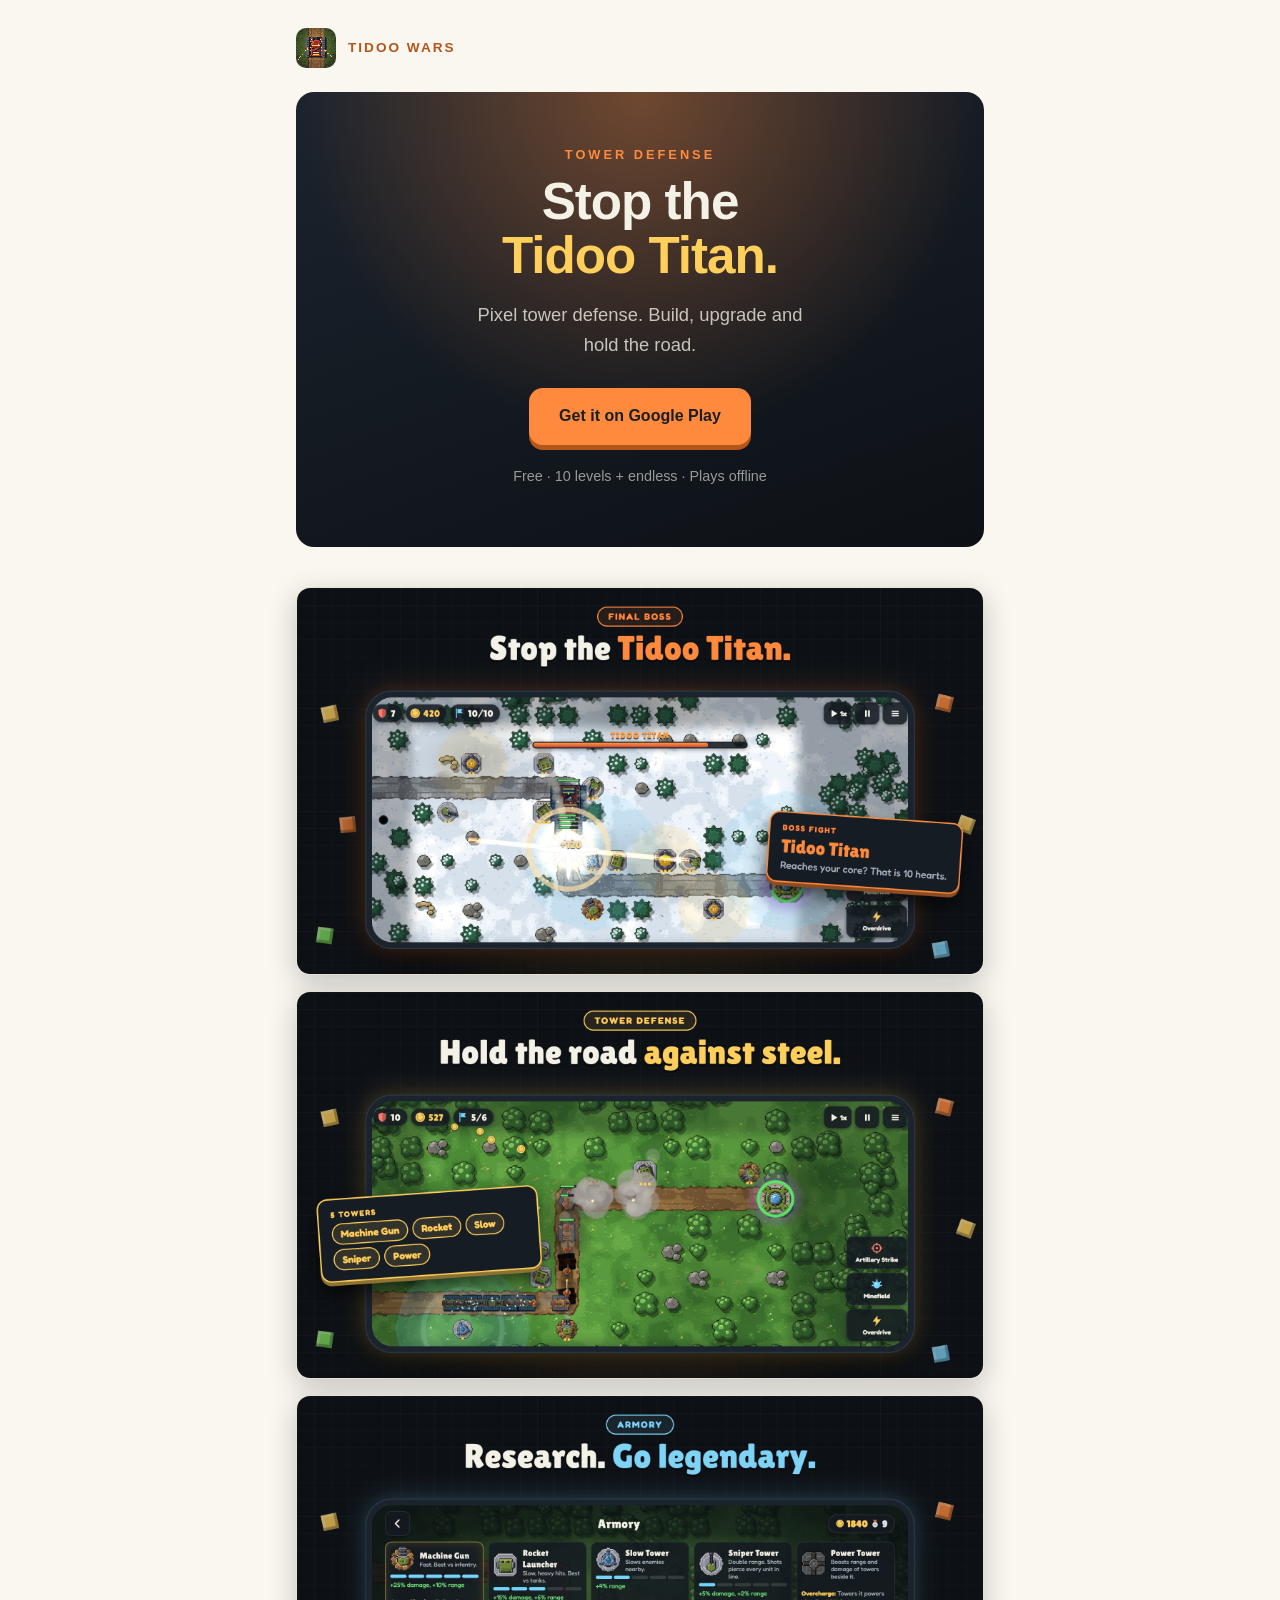
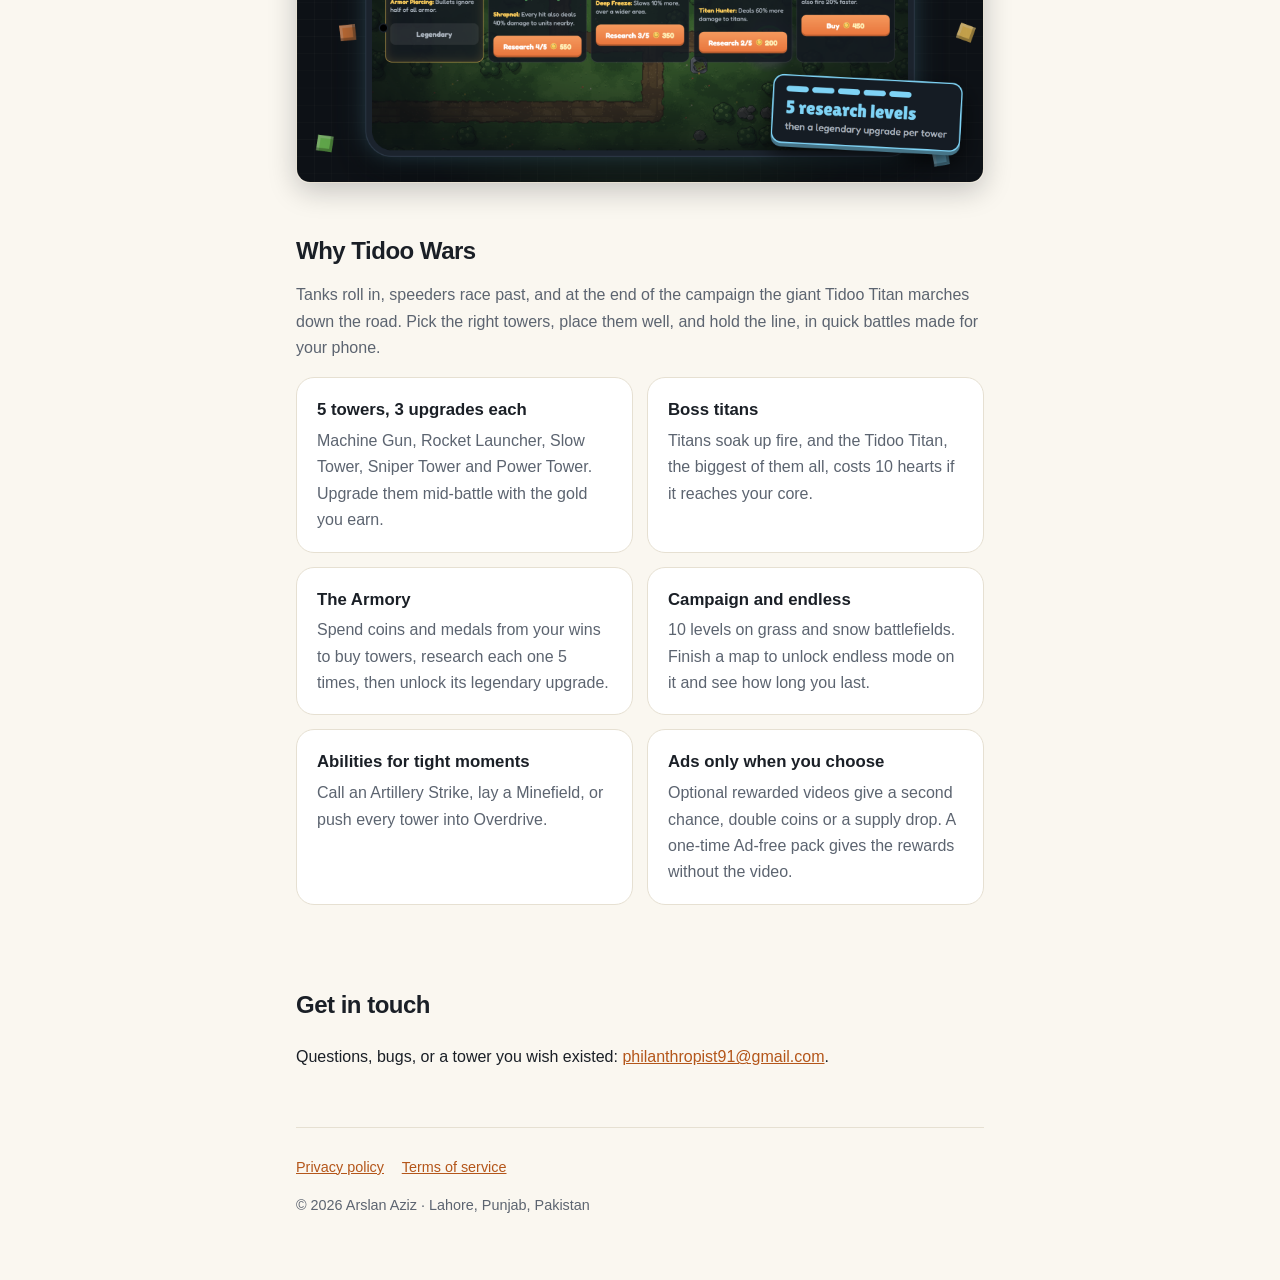
<file: index.html>
<!DOCTYPE html>
<html lang="en">
<head>
<meta charset="utf-8">
<meta name="viewport" content="width=device-width, initial-scale=1">
<title>Tidoo Wars: Tower Defense</title>
<meta name="description" content="Tidoo Wars is a pixel-art tower defense game for Android. Build towers, upgrade them in the Armory and stop the giant Tidoo Titan. 10 levels, endless mode, plays offline.">
<link rel="icon" href="assets/icon.png">
<link rel="stylesheet" href="styles.css">
</head>
<body>

<div class="wrap">

  <header class="site">
    <a class="brand" href="index.html">
      <img src="assets/icon.png" alt="Tidoo Wars app icon">
      <span>Tidoo Wars</span>
    </a>
  </header>

  <main>

    <section class="hero">
      <p class="kicker">Tower defense</p>
      <h1>Stop the<br><em>Tidoo Titan.</em></h1>
      <p class="lead">Pixel tower defense. Build, upgrade and hold the road.</p>
      <a class="cta" href="https://play.google.com/store/apps/details?id=com.tidoo.tidoowars">Get it on Google Play</a>
      <p class="badges">Free · 10 levels + endless · Plays offline</p>
    </section>

    <div class="shots">
      <img src="assets/shot-1.png" alt="A snowy battlefield where towers fire at the Tidoo Titan, the final boss, as it rolls toward the core">
      <img src="assets/shot-2.png" alt="A column of tanks on a dirt road under fire from rocket and machine gun towers, with the five tower types listed">
      <img src="assets/shot-4.png" alt="The Armory screen: five tower cards with research progress and legendary upgrades">
    </div>

    <section>
      <h2>Why Tidoo Wars</h2>
      <p class="intro">
        Tanks roll in, speeders race past, and at the end of the campaign the giant Tidoo Titan marches
        down the road. Pick the right towers, place them well, and hold the line, in quick battles made
        for your phone.
      </p>

      <div class="features">
        <div class="feature">
          <h3>5 towers, 3 upgrades each</h3>
          <p>Machine Gun, Rocket Launcher, Slow Tower, Sniper Tower and Power Tower. Upgrade them mid-battle with the gold you earn.</p>
        </div>
        <div class="feature">
          <h3>Boss titans</h3>
          <p>Titans soak up fire, and the Tidoo Titan, the biggest of them all, costs 10 hearts if it reaches your core.</p>
        </div>
        <div class="feature">
          <h3>The Armory</h3>
          <p>Spend coins and medals from your wins to buy towers, research each one 5 times, then unlock its legendary upgrade.</p>
        </div>
        <div class="feature">
          <h3>Campaign and endless</h3>
          <p>10 levels on grass and snow battlefields. Finish a map to unlock endless mode on it and see how long you last.</p>
        </div>
        <div class="feature">
          <h3>Abilities for tight moments</h3>
          <p>Call an Artillery Strike, lay a Minefield, or push every tower into Overdrive.</p>
        </div>
        <div class="feature">
          <h3>Ads only when you choose</h3>
          <p>Optional rewarded videos give a second chance, double coins or a supply drop. A one-time Ad-free pack gives the rewards without the video.</p>
        </div>
      </div>
    </section>

    <section class="contact">
      <h2>Get in touch</h2>
      <p>
        Questions, bugs, or a tower you wish existed:
        <a href="mailto:philanthropist91@gmail.com">philanthropist91@gmail.com</a>.
      </p>
    </section>

  </main>

  <footer class="site">
    <a href="privacy.html">Privacy policy</a>
    <a href="terms.html">Terms of service</a>
    <p>© 2026 Arslan Aziz · Lahore, Punjab, Pakistan</p>
  </footer>

</div>

</body>
</html>
</file>
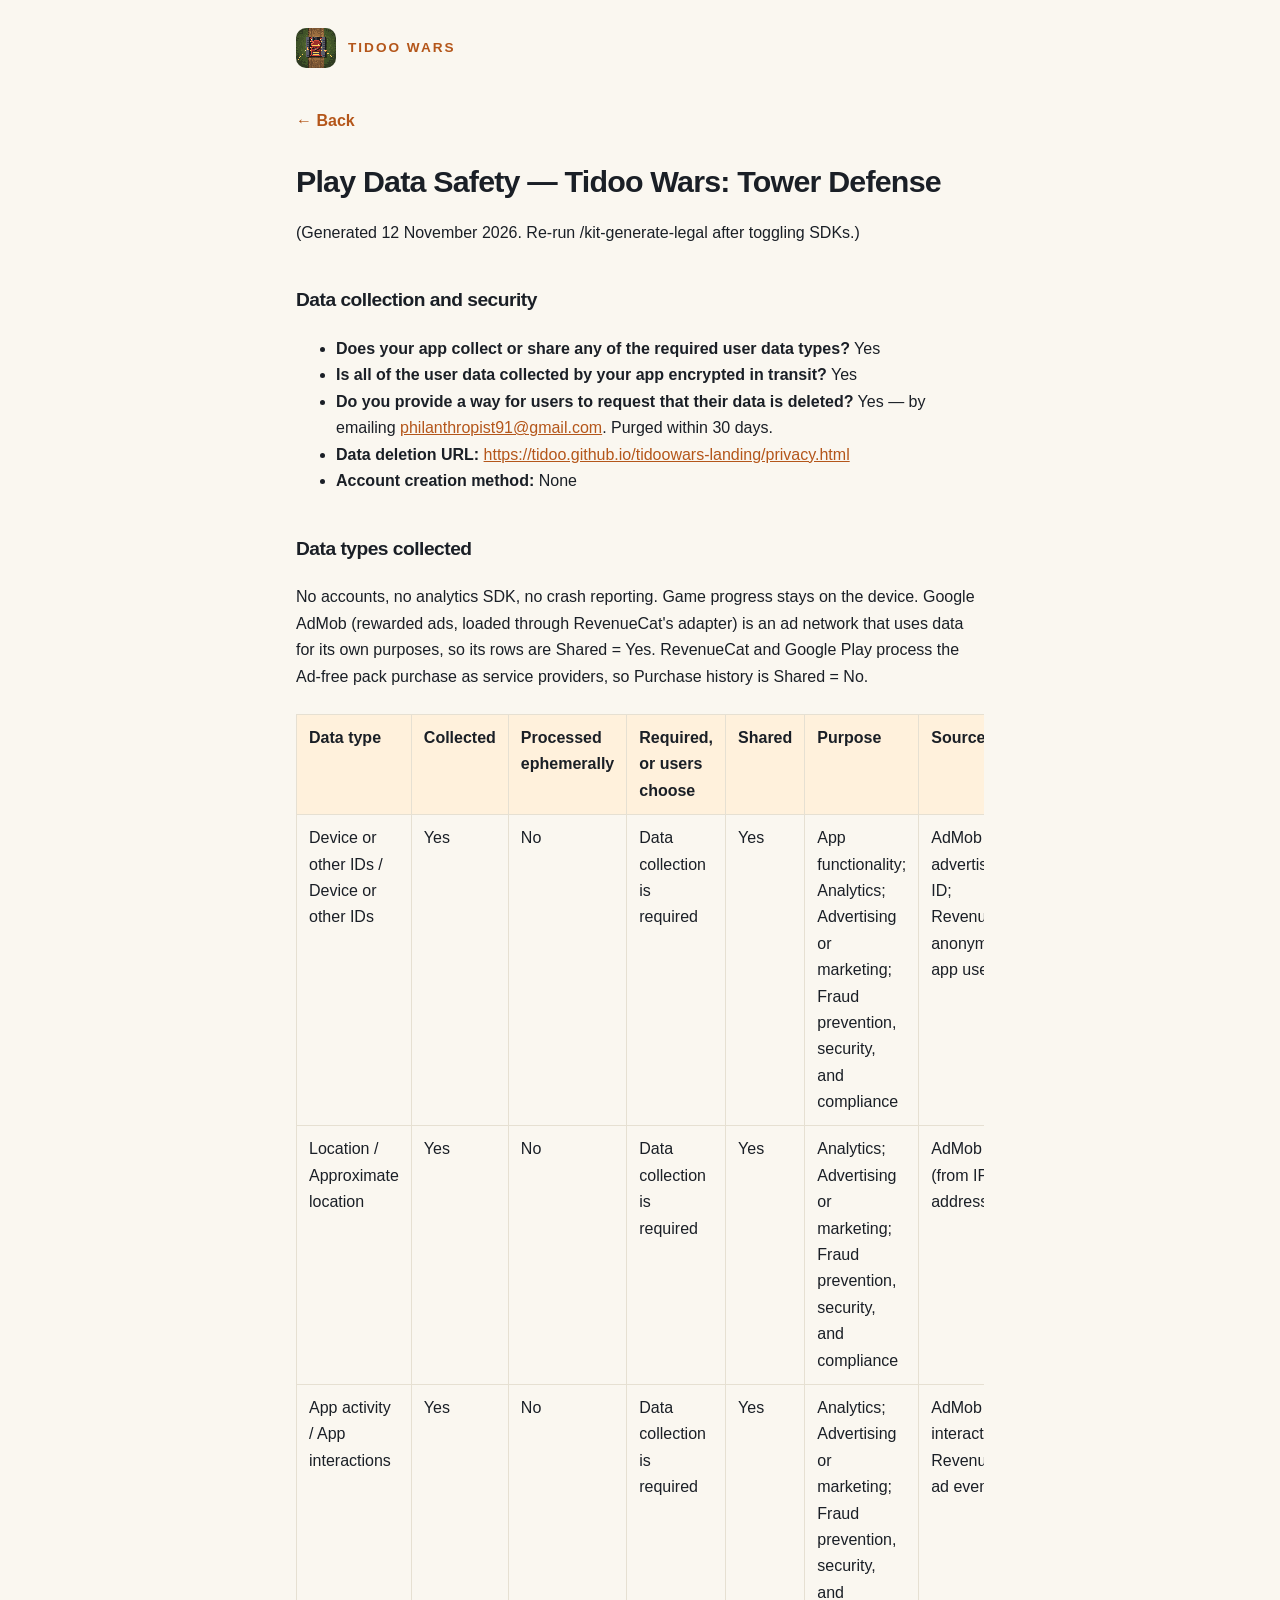
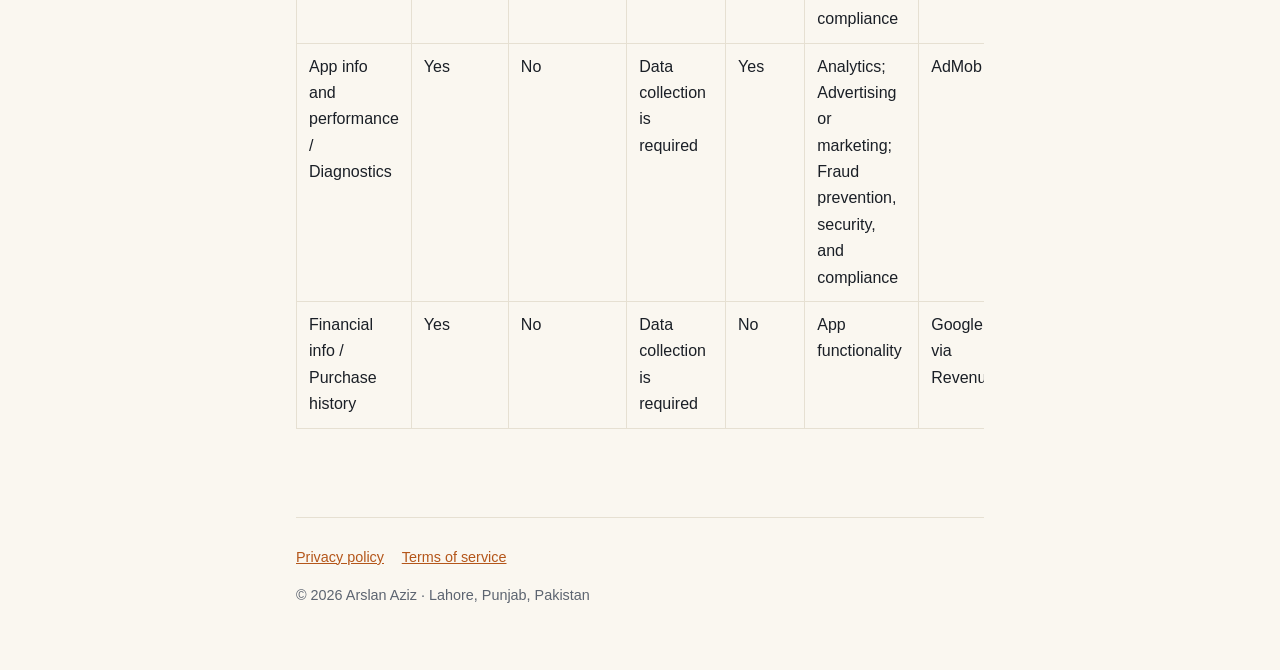
<file: data-safety.html>
<!DOCTYPE html>
<html lang="en">
<head>
<meta charset="utf-8">
<meta name="viewport" content="width=device-width, initial-scale=1">
<title>Play Data Safety — Tidoo Wars: Tower Defense</title>
<meta name="description" content="Data safety answers for Tidoo Wars: Tower Defense.">
<link rel="icon" href="assets/icon.png">
<link rel="stylesheet" href="styles.css">
</head>
<body>
<div class="wrap">
  <header class="site">
    <a class="brand" href="index.html">
      <img src="assets/icon.png" alt="Tidoo Wars app icon">
      <span>Tidoo Wars</span>
    </a>
  </header>
  <main class="legal">
    <a class="back" href="index.html">← Back</a>
<h1>Play Data Safety — Tidoo Wars: Tower Defense</h1>
<p>(Generated 12 November 2026. Re-run /kit-generate-legal after toggling SDKs.)</p>
<h2>Data collection and security</h2>
<ul>
<li><strong>Does your app collect or share any of the required user data types?</strong> Yes</li>
<li><strong>Is all of the user data collected by your app encrypted in transit?</strong> Yes</li>
<li><strong>Do you provide a way for users to request that their data is deleted?</strong> Yes — by emailing
<a href="mailto:philanthropist91@gmail.com">philanthropist91@gmail.com</a>. Purged within 30 days.</li>
<li><strong>Data deletion URL:</strong> <a href="https://tidoo.github.io/tidoowars-landing/privacy.html">https://tidoo.github.io/tidoowars-landing/privacy.html</a></li>
<li><strong>Account creation method:</strong> None</li>
</ul>
<h2>Data types collected</h2>
<p>No accounts, no analytics SDK, no crash reporting. Game progress stays on the device. Google AdMob
(rewarded ads, loaded through RevenueCat&#39;s adapter) is an ad network that uses data for its own
purposes, so its rows are Shared = Yes. RevenueCat and Google Play process the Ad-free pack purchase
as service providers, so Purchase history is Shared = No.</p>
<table>
<thead>
<tr>
<th>Data type</th>
<th>Collected</th>
<th>Processed ephemerally</th>
<th>Required, or users choose</th>
<th>Shared</th>
<th>Purpose</th>
<th>Source</th>
</tr>
</thead>
<tbody><tr>
<td>Device or other IDs / Device or other IDs</td>
<td>Yes</td>
<td>No</td>
<td>Data collection is required</td>
<td>Yes</td>
<td>App functionality; Analytics; Advertising or marketing; Fraud prevention, security, and compliance</td>
<td>AdMob advertising ID; RevenueCat anonymous app user ID</td>
</tr>
<tr>
<td>Location / Approximate location</td>
<td>Yes</td>
<td>No</td>
<td>Data collection is required</td>
<td>Yes</td>
<td>Analytics; Advertising or marketing; Fraud prevention, security, and compliance</td>
<td>AdMob (from IP address)</td>
</tr>
<tr>
<td>App activity / App interactions</td>
<td>Yes</td>
<td>No</td>
<td>Data collection is required</td>
<td>Yes</td>
<td>Analytics; Advertising or marketing; Fraud prevention, security, and compliance</td>
<td>AdMob ad interactions; RevenueCat ad events</td>
</tr>
<tr>
<td>App info and performance / Diagnostics</td>
<td>Yes</td>
<td>No</td>
<td>Data collection is required</td>
<td>Yes</td>
<td>Analytics; Advertising or marketing; Fraud prevention, security, and compliance</td>
<td>AdMob</td>
</tr>
<tr>
<td>Financial info / Purchase history</td>
<td>Yes</td>
<td>No</td>
<td>Data collection is required</td>
<td>No</td>
<td>App functionality</td>
<td>Google Play via RevenueCat</td>
</tr>
</tbody></table>
  </main>
  <footer class="site">
    <a href="privacy.html">Privacy policy</a>
    <a href="terms.html">Terms of service</a>
    <p>© 2026 Arslan Aziz · Lahore, Punjab, Pakistan</p>
  </footer>
</div>
</body>
</html>
</file>
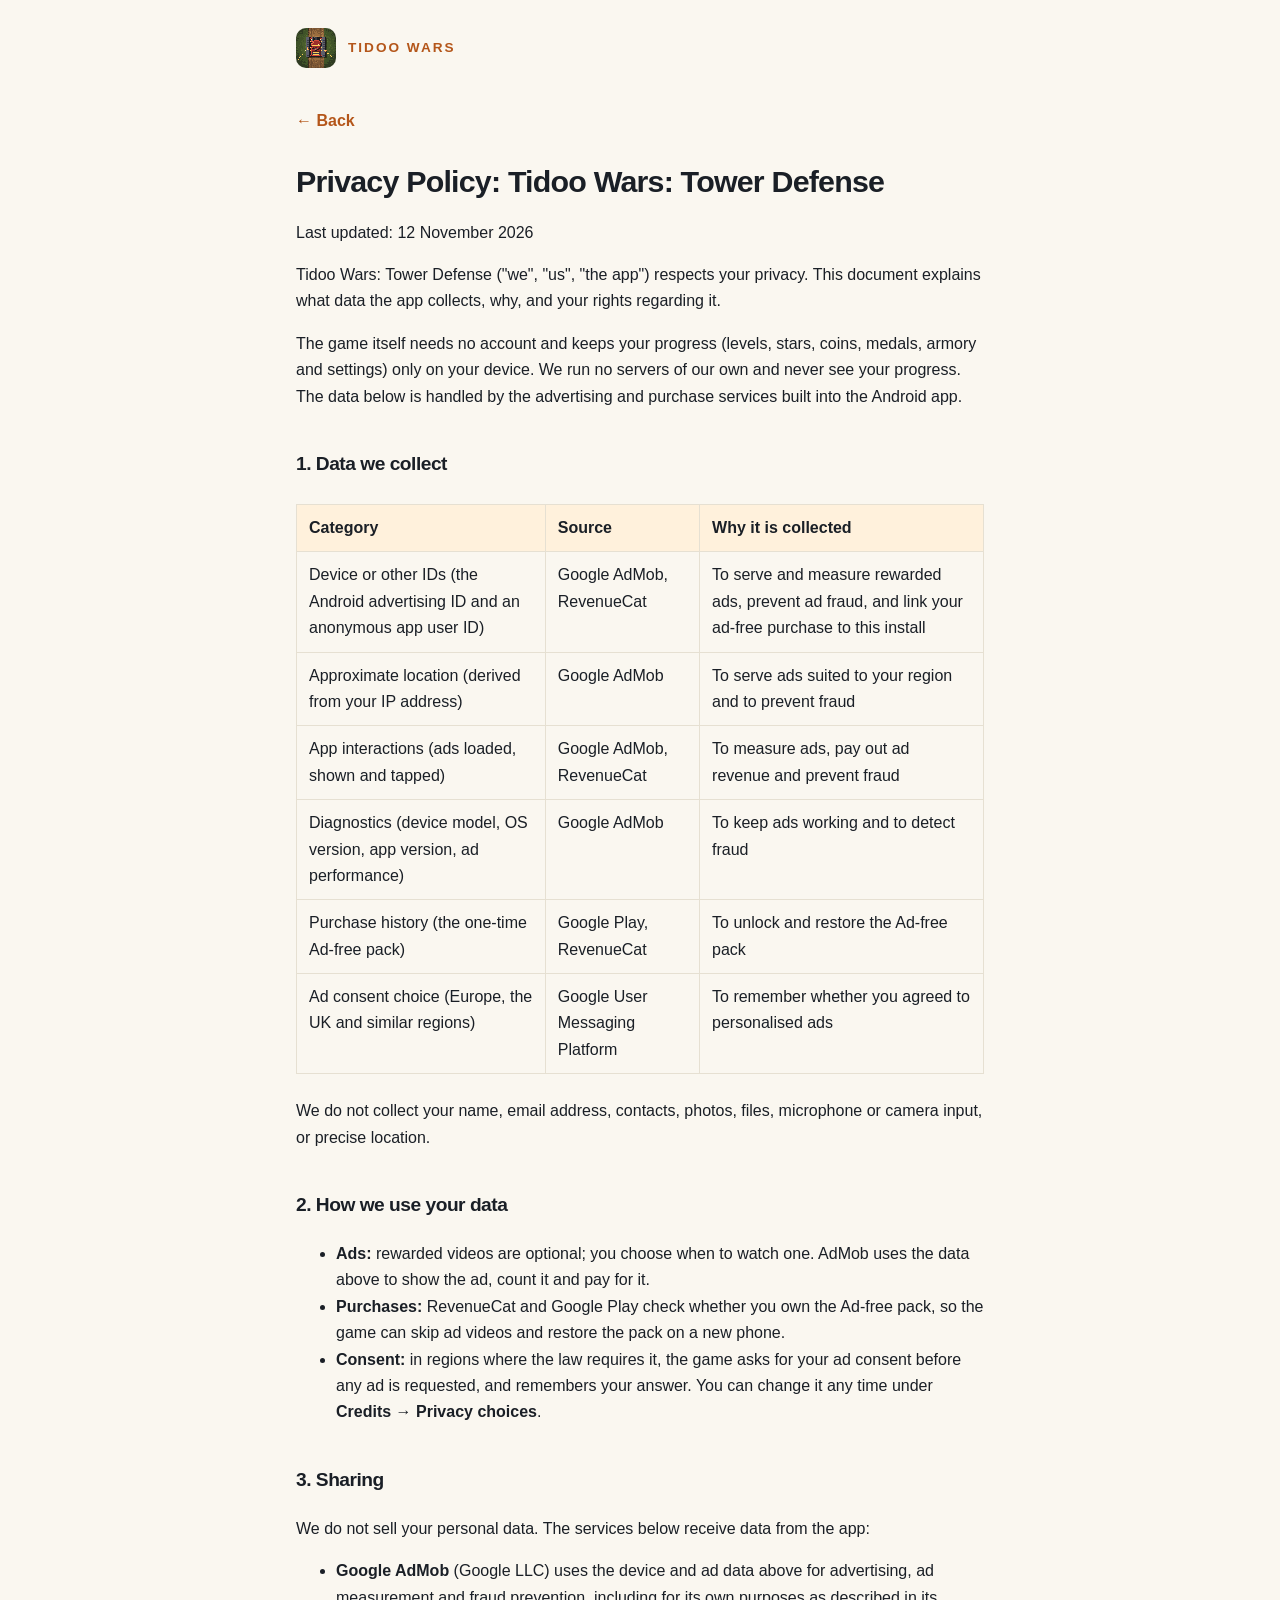
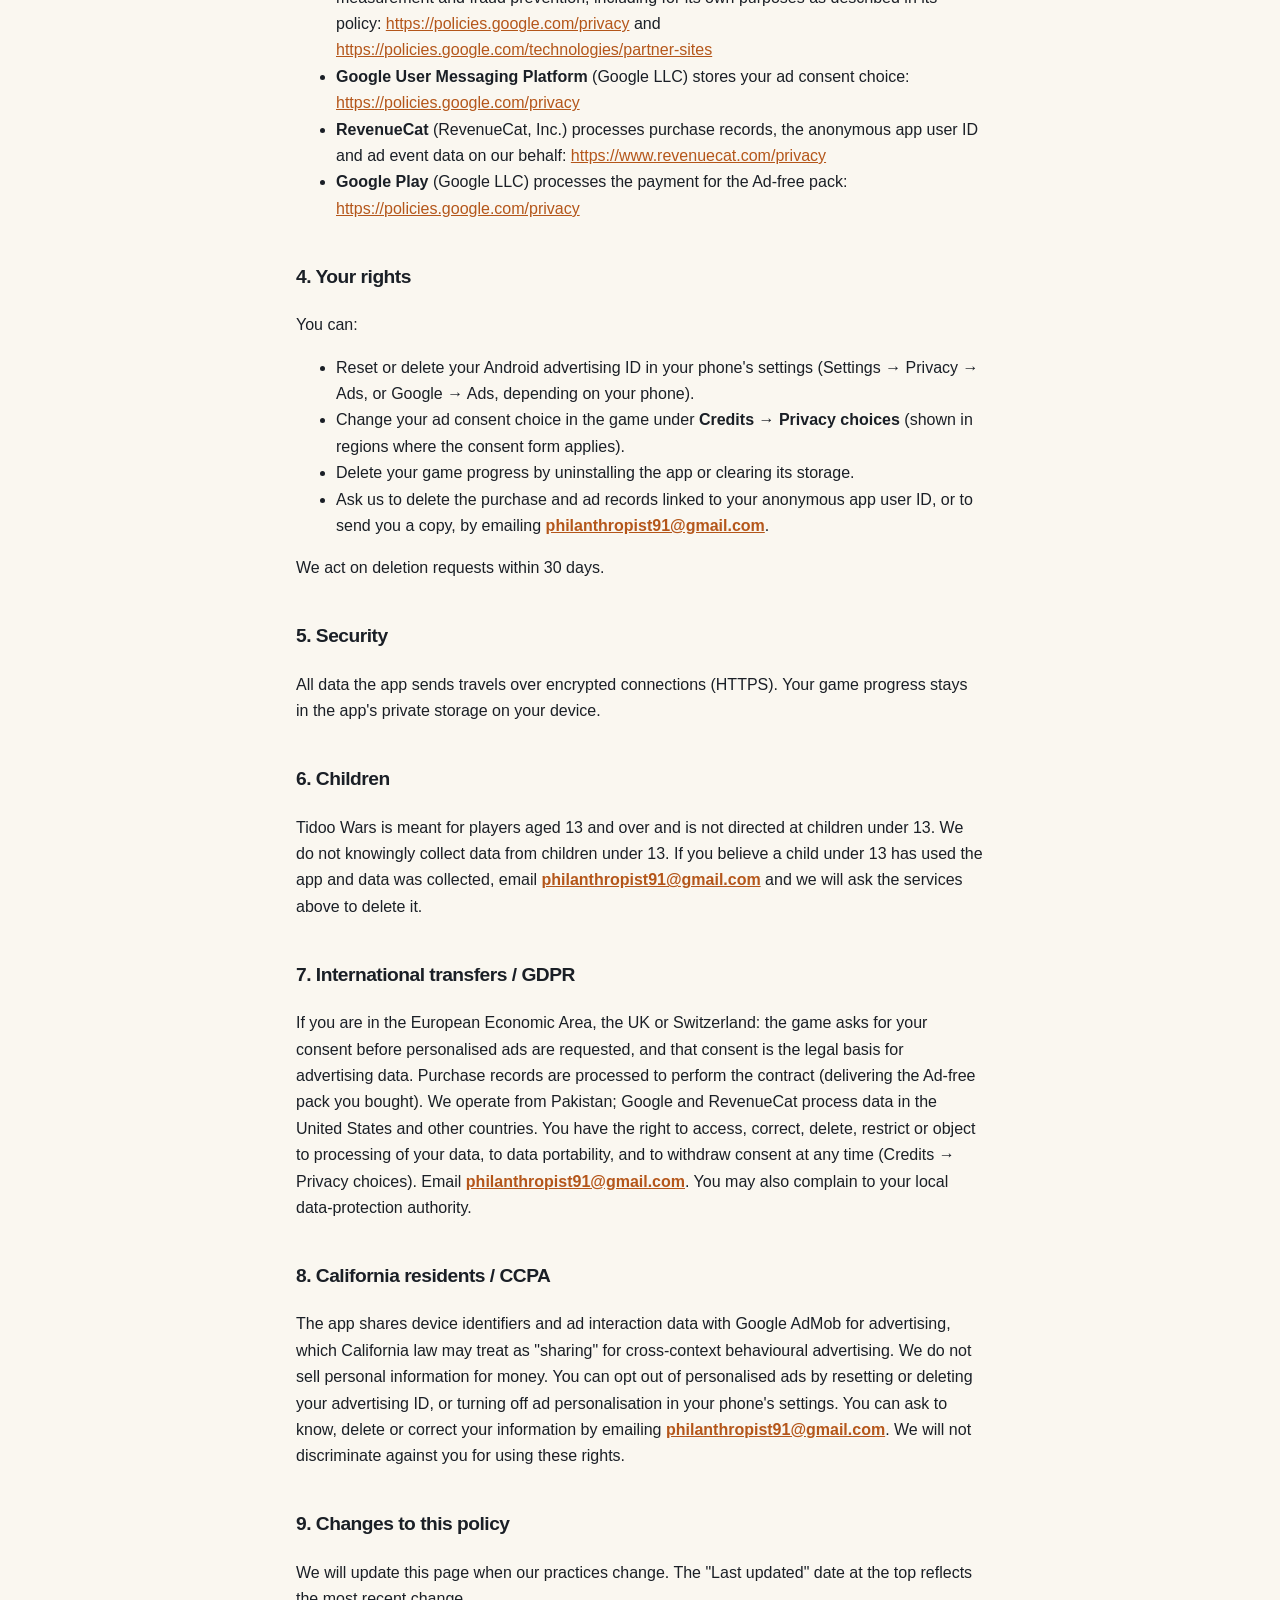
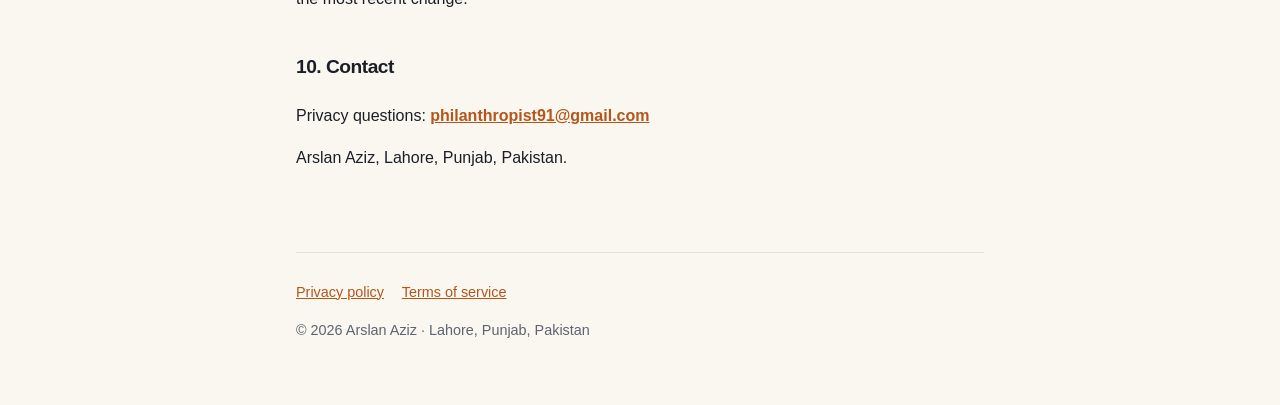
<file: privacy.html>
<!DOCTYPE html>
<html lang="en">
<head>
<meta charset="utf-8">
<meta name="viewport" content="width=device-width, initial-scale=1">
<title>Privacy Policy: Tidoo Wars: Tower Defense</title>
<meta name="description" content="What data Tidoo Wars: Tower Defense collects, why, and your rights.">
<link rel="icon" href="assets/icon.png">
<link rel="stylesheet" href="styles.css">
</head>
<body>
<div class="wrap">
  <header class="site">
    <a class="brand" href="index.html">
      <img src="assets/icon.png" alt="Tidoo Wars app icon">
      <span>Tidoo Wars</span>
    </a>
  </header>
  <main class="legal">
    <a class="back" href="index.html">← Back</a>
<h1>Privacy Policy: Tidoo Wars: Tower Defense</h1>
<p>Last updated: 12 November 2026</p>
<p>Tidoo Wars: Tower Defense (&quot;we&quot;, &quot;us&quot;, &quot;the app&quot;) respects your privacy. This document explains what data
the app collects, why, and your rights regarding it.</p>
<p>The game itself needs no account and keeps your progress (levels, stars, coins, medals, armory and
settings) only on your device. We run no servers of our own and never see your progress. The data below is
handled by the advertising and purchase services built into the Android app.</p>
<h2>1. Data we collect</h2>
<table>
<thead>
<tr>
<th>Category</th>
<th>Source</th>
<th>Why it is collected</th>
</tr>
</thead>
<tbody><tr>
<td>Device or other IDs (the Android advertising ID and an anonymous app user ID)</td>
<td>Google AdMob, RevenueCat</td>
<td>To serve and measure rewarded ads, prevent ad fraud, and link your ad-free purchase to this install</td>
</tr>
<tr>
<td>Approximate location (derived from your IP address)</td>
<td>Google AdMob</td>
<td>To serve ads suited to your region and to prevent fraud</td>
</tr>
<tr>
<td>App interactions (ads loaded, shown and tapped)</td>
<td>Google AdMob, RevenueCat</td>
<td>To measure ads, pay out ad revenue and prevent fraud</td>
</tr>
<tr>
<td>Diagnostics (device model, OS version, app version, ad performance)</td>
<td>Google AdMob</td>
<td>To keep ads working and to detect fraud</td>
</tr>
<tr>
<td>Purchase history (the one-time Ad-free pack)</td>
<td>Google Play, RevenueCat</td>
<td>To unlock and restore the Ad-free pack</td>
</tr>
<tr>
<td>Ad consent choice (Europe, the UK and similar regions)</td>
<td>Google User Messaging Platform</td>
<td>To remember whether you agreed to personalised ads</td>
</tr>
</tbody></table>
<p>We do not collect your name, email address, contacts, photos, files, microphone or camera input, or precise
location.</p>
<h2>2. How we use your data</h2>
<ul>
<li><strong>Ads:</strong> rewarded videos are optional; you choose when to watch one. AdMob uses the data above to show the
ad, count it and pay for it.</li>
<li><strong>Purchases:</strong> RevenueCat and Google Play check whether you own the Ad-free pack, so the game can skip ad
videos and restore the pack on a new phone.</li>
<li><strong>Consent:</strong> in regions where the law requires it, the game asks for your ad consent before any ad is
requested, and remembers your answer. You can change it any time under <strong>Credits → Privacy choices</strong>.</li>
</ul>
<h2>3. Sharing</h2>
<p>We do not sell your personal data. The services below receive data from the app:</p>
<ul>
<li><strong>Google AdMob</strong> (Google LLC) uses the device and ad data above for advertising, ad measurement and fraud
prevention, including for its own purposes as described in its policy: <a href="https://policies.google.com/privacy">https://policies.google.com/privacy</a>
and <a href="https://policies.google.com/technologies/partner-sites">https://policies.google.com/technologies/partner-sites</a></li>
<li><strong>Google User Messaging Platform</strong> (Google LLC) stores your ad consent choice:
<a href="https://policies.google.com/privacy">https://policies.google.com/privacy</a></li>
<li><strong>RevenueCat</strong> (RevenueCat, Inc.) processes purchase records, the anonymous app user ID and ad event data
on our behalf: <a href="https://www.revenuecat.com/privacy">https://www.revenuecat.com/privacy</a></li>
<li><strong>Google Play</strong> (Google LLC) processes the payment for the Ad-free pack: <a href="https://policies.google.com/privacy">https://policies.google.com/privacy</a></li>
</ul>
<h2>4. Your rights</h2>
<p>You can:</p>
<ul>
<li>Reset or delete your Android advertising ID in your phone&#39;s settings (Settings → Privacy → Ads, or
Google → Ads, depending on your phone).</li>
<li>Change your ad consent choice in the game under <strong>Credits → Privacy choices</strong> (shown in regions where the
consent form applies).</li>
<li>Delete your game progress by uninstalling the app or clearing its storage.</li>
<li>Ask us to delete the purchase and ad records linked to your anonymous app user ID, or to send you a copy,
by emailing <strong><a href="mailto:philanthropist91@gmail.com">philanthropist91@gmail.com</a></strong>.</li>
</ul>
<p>We act on deletion requests within 30 days.</p>
<h2>5. Security</h2>
<p>All data the app sends travels over encrypted connections (HTTPS). Your game progress stays in the app&#39;s
private storage on your device.</p>
<h2>6. Children</h2>
<p>Tidoo Wars is meant for players aged 13 and over and is not directed at children under 13. We do not
knowingly collect data from children under 13. If you believe a child under 13 has used the app and data was
collected, email <strong><a href="mailto:philanthropist91@gmail.com">philanthropist91@gmail.com</a></strong> and we will ask the services above to delete it.</p>
<h2>7. International transfers / GDPR</h2>
<p>If you are in the European Economic Area, the UK or Switzerland: the game asks for your consent before
personalised ads are requested, and that consent is the legal basis for advertising data. Purchase records
are processed to perform the contract (delivering the Ad-free pack you bought). We operate from Pakistan;
Google and RevenueCat process data in the United States and other countries. You have the right to access,
correct, delete, restrict or object to processing of your data, to data portability, and to withdraw consent
at any time (Credits → Privacy choices). Email <strong><a href="mailto:philanthropist91@gmail.com">philanthropist91@gmail.com</a></strong>. You may also complain to your
local data-protection authority.</p>
<h2>8. California residents / CCPA</h2>
<p>The app shares device identifiers and ad interaction data with Google AdMob for advertising, which California
law may treat as &quot;sharing&quot; for cross-context behavioural advertising. We do not sell personal information for
money. You can opt out of personalised ads by resetting or deleting your advertising ID, or turning off ad
personalisation in your phone&#39;s settings. You can ask to know, delete or correct your information by emailing
<strong><a href="mailto:philanthropist91@gmail.com">philanthropist91@gmail.com</a></strong>. We will not discriminate against you for using these rights.</p>
<h2>9. Changes to this policy</h2>
<p>We will update this page when our practices change. The &quot;Last updated&quot; date at the top reflects the most
recent change.</p>
<h2>10. Contact</h2>
<p>Privacy questions: <strong><a href="mailto:philanthropist91@gmail.com">philanthropist91@gmail.com</a></strong></p>
<p>Arslan Aziz, Lahore, Punjab, Pakistan.</p>
  </main>
  <footer class="site">
    <a href="privacy.html">Privacy policy</a>
    <a href="terms.html">Terms of service</a>
    <p>© 2026 Arslan Aziz · Lahore, Punjab, Pakistan</p>
  </footer>
</div>
</body>
</html>
</file>
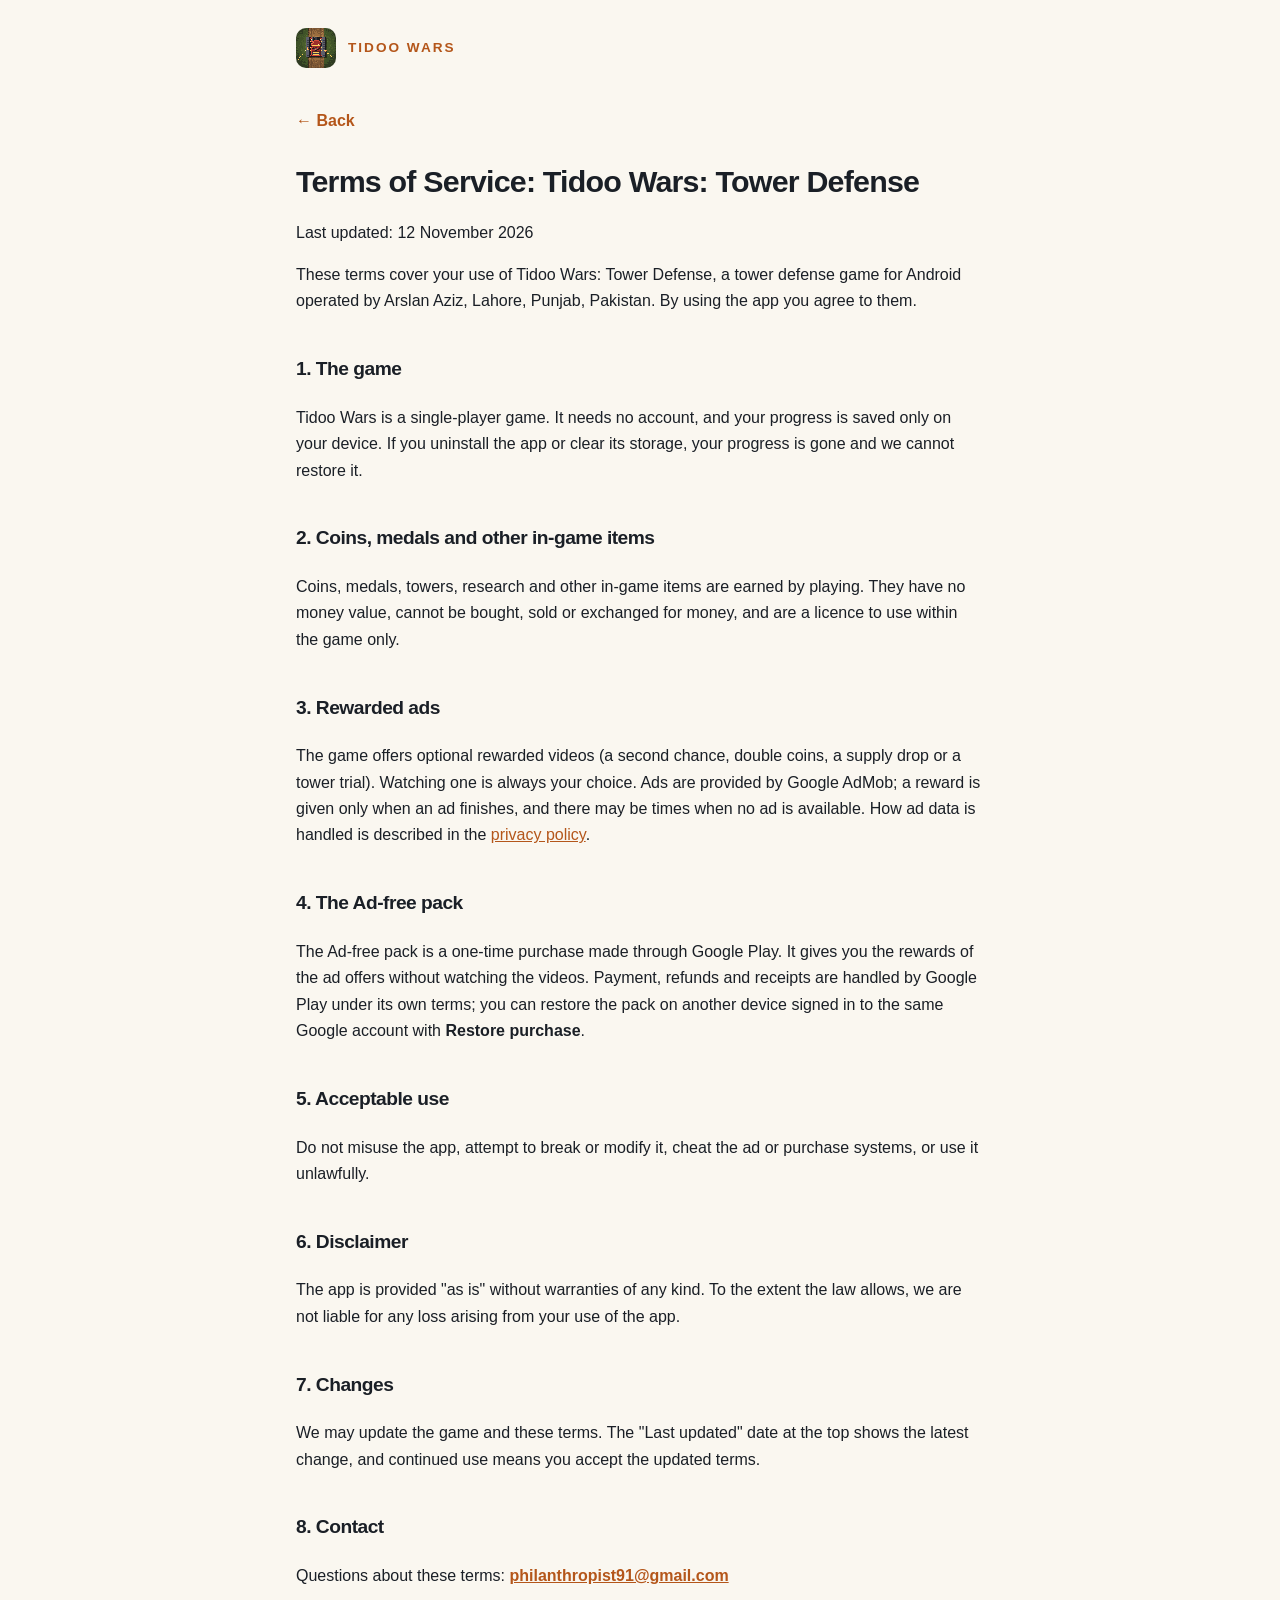
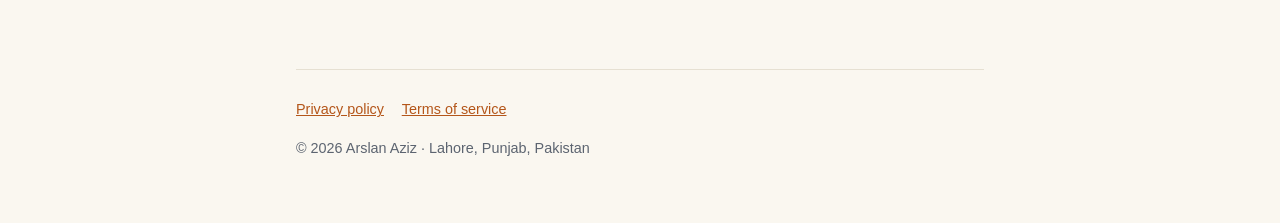
<file: terms.html>
<!DOCTYPE html>
<html lang="en">
<head>
<meta charset="utf-8">
<meta name="viewport" content="width=device-width, initial-scale=1">
<title>Terms of Service: Tidoo Wars: Tower Defense</title>
<meta name="description" content="The terms covering your use of Tidoo Wars: Tower Defense.">
<link rel="icon" href="assets/icon.png">
<link rel="stylesheet" href="styles.css">
</head>
<body>
<div class="wrap">
  <header class="site">
    <a class="brand" href="index.html">
      <img src="assets/icon.png" alt="Tidoo Wars app icon">
      <span>Tidoo Wars</span>
    </a>
  </header>
  <main class="legal">
    <a class="back" href="index.html">← Back</a>
<h1>Terms of Service: Tidoo Wars: Tower Defense</h1>
<p>Last updated: 12 November 2026</p>
<p>These terms cover your use of Tidoo Wars: Tower Defense, a tower defense game for Android operated by
Arslan Aziz, Lahore, Punjab, Pakistan. By using the app you agree to them.</p>
<h2>1. The game</h2>
<p>Tidoo Wars is a single-player game. It needs no account, and your progress is saved only on your device.
If you uninstall the app or clear its storage, your progress is gone and we cannot restore it.</p>
<h2>2. Coins, medals and other in-game items</h2>
<p>Coins, medals, towers, research and other in-game items are earned by playing. They have no money value,
cannot be bought, sold or exchanged for money, and are a licence to use within the game only.</p>
<h2>3. Rewarded ads</h2>
<p>The game offers optional rewarded videos (a second chance, double coins, a supply drop or a tower trial).
Watching one is always your choice. Ads are provided by Google AdMob; a reward is given only when an ad
finishes, and there may be times when no ad is available. How ad data is handled is described in the
<a href="privacy.html">privacy policy</a>.</p>
<h2>4. The Ad-free pack</h2>
<p>The Ad-free pack is a one-time purchase made through Google Play. It gives you the rewards of the ad offers
without watching the videos. Payment, refunds and receipts are handled by Google Play under its own terms;
you can restore the pack on another device signed in to the same Google account with <strong>Restore purchase</strong>.</p>
<h2>5. Acceptable use</h2>
<p>Do not misuse the app, attempt to break or modify it, cheat the ad or purchase systems, or use it unlawfully.</p>
<h2>6. Disclaimer</h2>
<p>The app is provided &quot;as is&quot; without warranties of any kind. To the extent the law allows, we are not liable
for any loss arising from your use of the app.</p>
<h2>7. Changes</h2>
<p>We may update the game and these terms. The &quot;Last updated&quot; date at the top shows the latest change, and
continued use means you accept the updated terms.</p>
<h2>8. Contact</h2>
<p>Questions about these terms: <strong><a href="mailto:philanthropist91@gmail.com">philanthropist91@gmail.com</a></strong></p>
  </main>
  <footer class="site">
    <a href="privacy.html">Privacy policy</a>
    <a href="terms.html">Terms of service</a>
    <p>© 2026 Arslan Aziz · Lahore, Punjab, Pakistan</p>
  </footer>
</div>
</body>
</html>
</file>
<file: styles.css>
/* Tidoo Wars landing: one stylesheet, no build step, no external requests.
   Colours come from the game: battlefield navy, gold (#FFCF5C) and orange (#FF8A3D). */

:root {
  --accent: #E8762A;
  --accent-deep: #B4561A;
  --accent-soft: #FFF1DC;
  --gold: #FFCF5C;
  --ground: #FAF7F0;
  --card: #FFFFFF;
  --ink: #1A1F26;
  --muted: #5C6470;
  --hairline: #E6E0D2;
  --hero-from: #1B232D;
  --hero-to: #0D1116;
  --radius: 18px;
  color-scheme: light dark;
}

@media (prefers-color-scheme: dark) {
  :root {
    --accent-deep: #FFB25C;
    --accent-soft: #2A2016;
    --ground: #0D1116;
    --card: #151C24;
    --ink: #F4F1E6;
    --muted: #AAB3BD;
    --hairline: #26303C;
  }
}

* { box-sizing: border-box; }

body {
  margin: 0;
  font-family: -apple-system, BlinkMacSystemFont, "Segoe UI", Roboto, Helvetica, Arial, sans-serif;
  line-height: 1.65;
  color: var(--ink);
  background: var(--ground);
  -webkit-font-smoothing: antialiased;
}

.wrap { max-width: 720px; margin: 0 auto; padding: 0 16px; }

/* ---------- Header ---------- */

header.site { padding: 28px 0 8px; }

.brand { display: flex; align-items: center; gap: 12px; text-decoration: none; color: var(--ink); }
.brand img { width: 40px; height: 40px; border-radius: 10px; image-rendering: pixelated; }
.brand span { font-weight: 800; letter-spacing: 2px; font-size: 0.85rem; color: var(--accent-deep); text-transform: uppercase; }

/* ---------- Hero ---------- */

.hero {
  padding: 52px 20px 44px;
  text-align: center;
  color: #F4F1E6;
  background:
    radial-gradient(circle at 50% 0%, rgba(255, 138, 61, 0.38), rgba(255, 138, 61, 0) 60%),
    linear-gradient(160deg, var(--hero-from) 0%, var(--hero-to) 100%);
  border-radius: var(--radius);
  margin-top: 16px;
}

.hero .kicker { margin: 0 0 10px; font-size: 0.8rem; font-weight: 800; letter-spacing: 3px; text-transform: uppercase; color: #FF8A3D; }
.hero h1 { font-size: clamp(2.1rem, 7.5vw, 3.2rem); line-height: 1.06; letter-spacing: -1px; margin: 0 0 16px; }
.hero h1 em { font-style: normal; color: var(--gold); }
.hero p.lead { font-size: 1.15rem; color: rgba(244, 241, 230, 0.78); margin: 0 auto 28px; max-width: 32ch; }

.cta {
  display: inline-block;
  background: #FF8A3D;
  color: #1A1F26;
  text-decoration: none;
  font-weight: 800;
  padding: 15px 30px;
  border-radius: 14px;
  box-shadow: 0 5px 0 #B4561A;
}
.cta:hover { background: #FF9D58; }

.badges { margin-top: 20px; font-size: 0.9rem; color: rgba(244, 241, 230, 0.6); }

/* ---------- Screenshots (landscape) ---------- */

.shots { display: grid; gap: 16px; margin: 40px 0 8px; }
.shots img {
  width: 100%;
  height: auto;
  border-radius: 14px;
  border: 1px solid var(--hairline);
  box-shadow: 0 8px 28px rgba(13, 17, 22, 0.22);
}

/* ---------- Features ---------- */

section { padding: 40px 0; }

h2 { font-size: 1.5rem; letter-spacing: -0.5px; margin: 0 0 20px; }
.intro { color: var(--muted); margin-top: -8px; }

.features { display: grid; gap: 14px; }
@media (min-width: 600px) { .features { grid-template-columns: 1fr 1fr; } }
.feature { background: var(--card); border: 1px solid var(--hairline); border-radius: var(--radius); padding: 18px 20px; }
.feature h3 { margin: 0 0 4px; font-size: 1.05rem; }
.feature p { margin: 0; color: var(--muted); }

/* ---------- Contact ---------- */

.contact a { color: var(--accent-deep); overflow-wrap: anywhere; }

/* ---------- Legal pages ---------- */

.legal { padding: 32px 0 64px; }
.legal h1 { font-size: 1.9rem; letter-spacing: -0.8px; line-height: 1.2; }
.legal h2 { font-size: 1.2rem; margin-top: 2em; }
.legal table { border-collapse: collapse; width: 100%; margin: 1.5em 0; display: block; overflow-x: auto; }
.legal th, .legal td { border: 1px solid var(--hairline); padding: 10px 12px; text-align: left; vertical-align: top; }
.legal th { background: var(--accent-soft); }
.legal a { color: var(--accent-deep); overflow-wrap: anywhere; }
.legal code { background: var(--accent-soft); padding: 2px 5px; border-radius: 4px; }

.back { display: inline-block; margin-bottom: 8px; color: var(--accent-deep); text-decoration: none; font-weight: 600; }

/* ---------- Footer ---------- */

footer.site { border-top: 1px solid var(--hairline); padding: 28px 0 48px; font-size: 0.9rem; color: var(--muted); }
footer.site a { color: var(--accent-deep); margin-right: 14px; }
</file>
